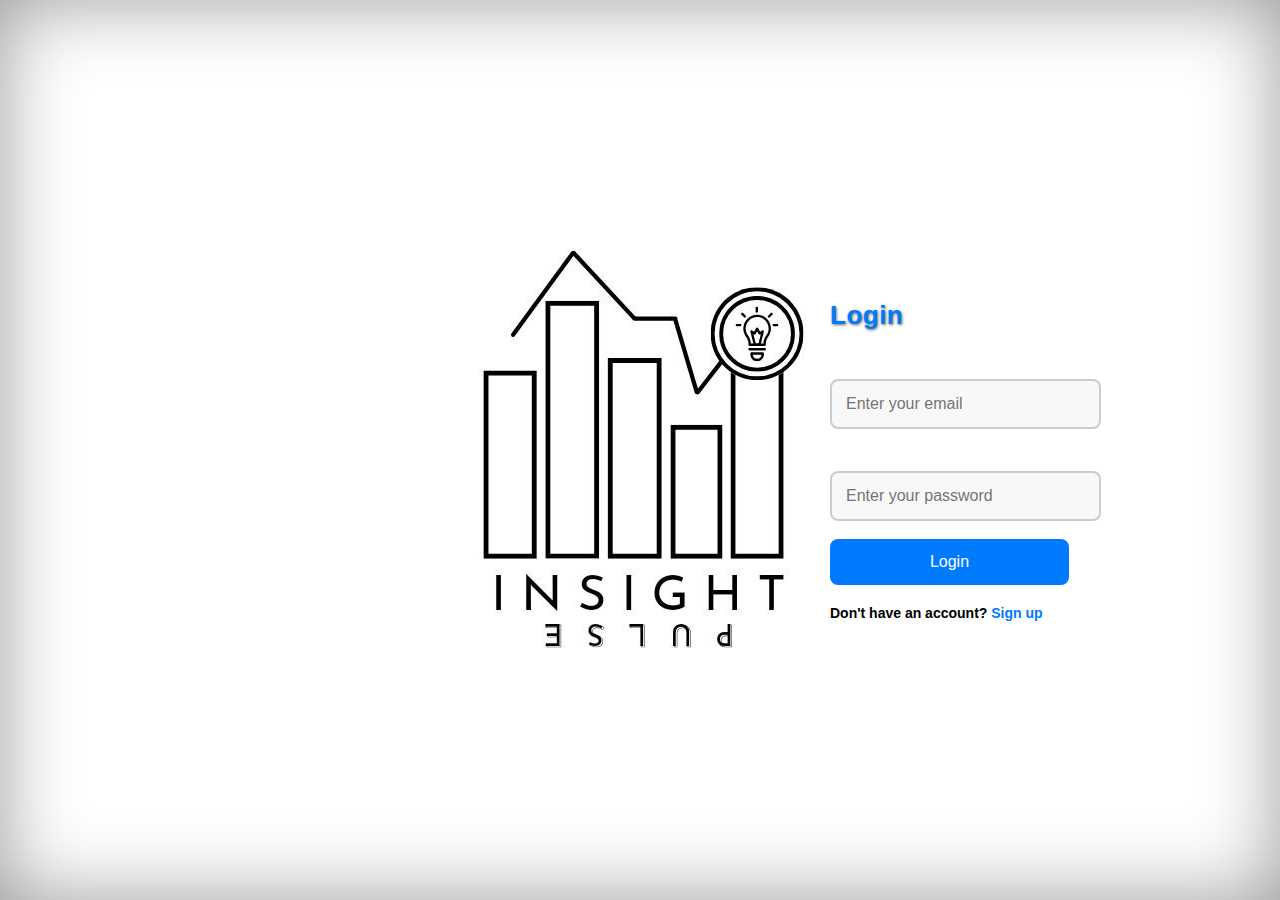
<file: index.html>
<!DOCTYPE html>
<html lang="en">
<head>
    <meta charset="UTF-8">
    <meta name="viewport" content="width=device-width, initial-scale=1.0">
    <title>Login</title>
    <link rel="stylesheet" href="Login.css">
</head>
<body>
    <div class="container">
        <div class="left-container">
            <div class="login-container">
                <h2>Login</h2>
                <form id="loginForm">
                    <div class="input-group">
                        <label for="email">Email</label>
                        <input type="email" id="email" placeholder="Enter your email" required />
                    </div>
                    <div class="input-group">
                        <label for="password">Password</label>
                        <input type="password" id="password" placeholder="Enter your password" required />
                    </div>
                    <button type="submit" class="btn">Login</button>
                </form>
                <div class="signup-link">
                    <span>Don't have an account? <a href="Signup.html">Sign up</a></span>
                </div>
            </div>
        </div>
    </div>
    
    <script src="Login.js"></script>
</body>
</html>
</file>
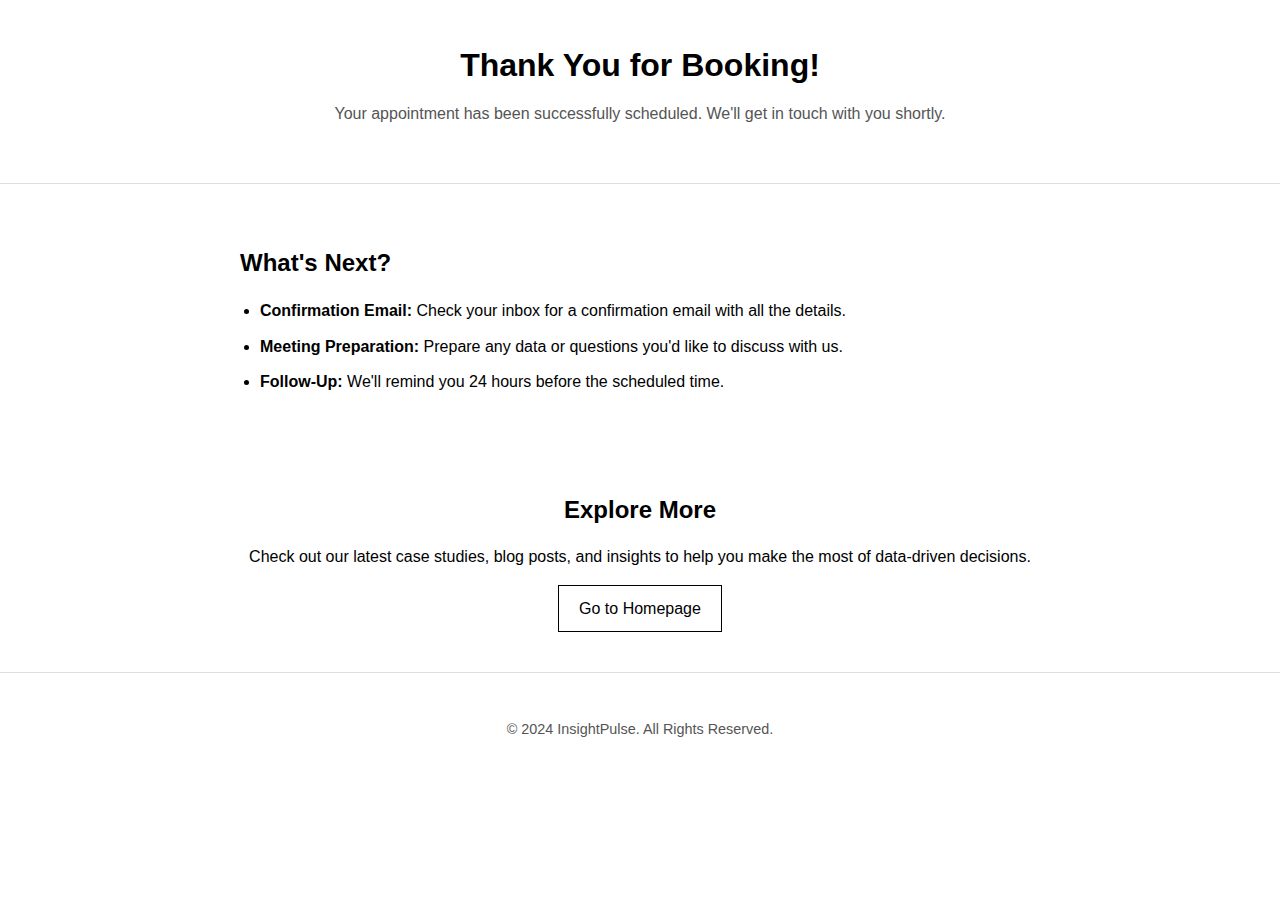
<file: BookingConfirmation.html>
<!DOCTYPE html>
<html lang="en">
<head>
    <meta charset="UTF-8">
    <meta name="viewport" content="width=device-width, initial-scale=1.0">
    <title>Booking Confirmed</title>
    <link rel="stylesheet" href="BookingConfirmation.css">
</head>
<body>
    <header class="confirmation-header">
        <div class="container">
            <h1>Thank You for Booking!</h1>
            <p>Your appointment has been successfully scheduled. We'll get in touch with you shortly.</p>
        </div>
    </header>

    <section class="next-steps">
        <div class="container">
            <h2>What's Next?</h2>
            <ul>
                <li><strong>Confirmation Email:</strong> Check your inbox for a confirmation email with all the details.</li>
                <li><strong>Meeting Preparation:</strong> Prepare any data or questions you'd like to discuss with us.</li>
                <li><strong>Follow-Up:</strong> We'll remind you 24 hours before the scheduled time.</li>
            </ul>
            <script src="BookingConfirmation.js"></script>
        </div>
    </section>

    <section class="explore-more">
        <div class="container">
            <h2>Explore More</h2>
            <p>Check out our latest case studies, blog posts, and insights to help you make the most of data-driven decisions.</p>
            <a href="Home.html" class="btn">Go to Homepage</a>
        </div>
    </section>

    <footer class="footer">
        <div class="container">
            <p>&copy; 2024 InsightPulse. All Rights Reserved.</p>
        </div>
    </footer>
</body>
</html>
</file>
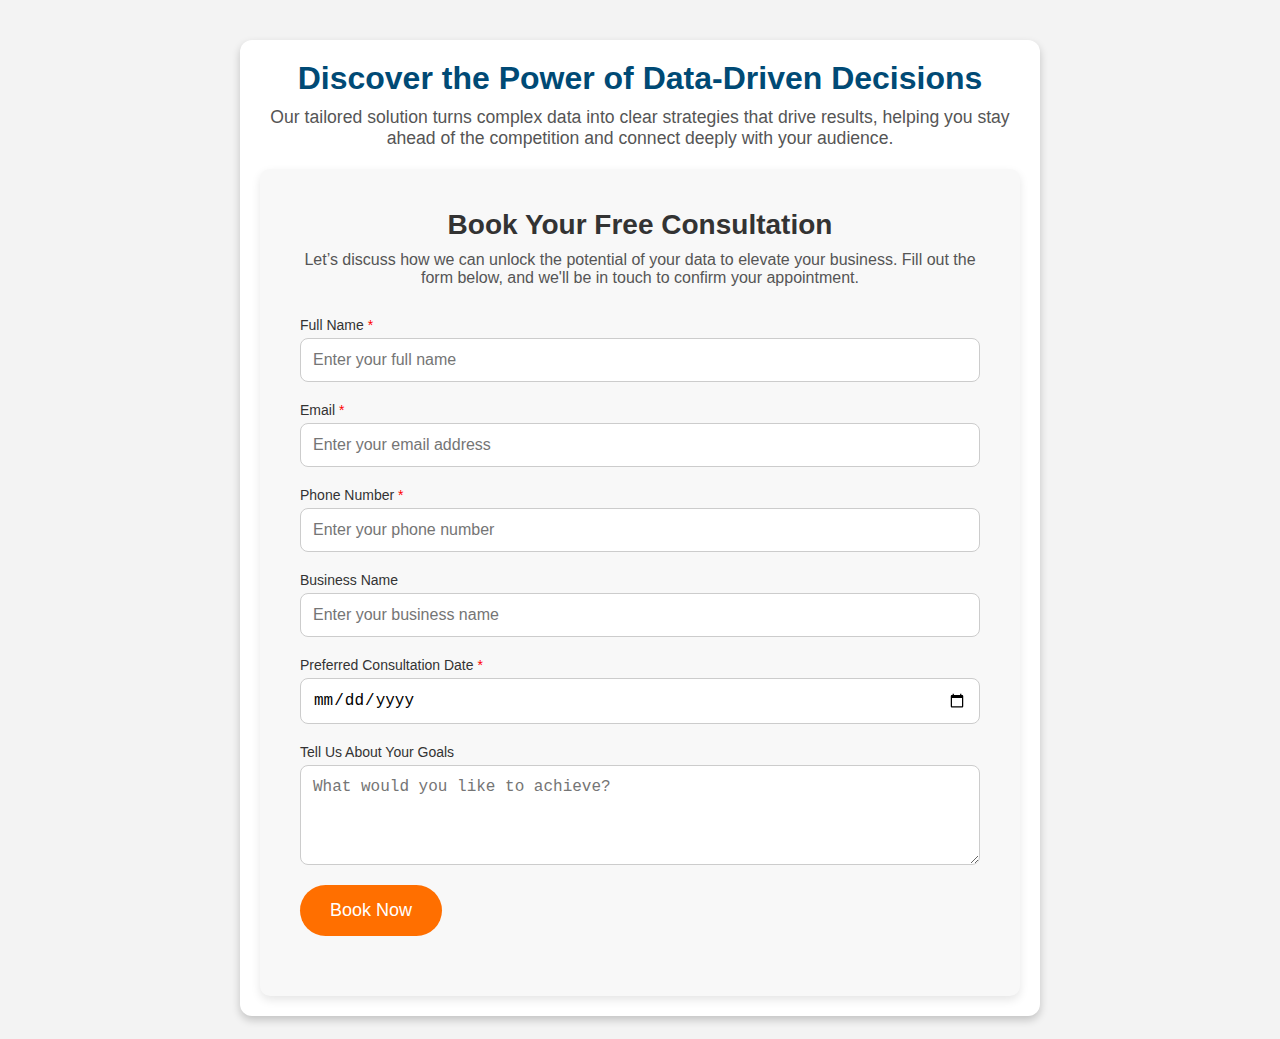
<file: GetStartedBooking.html>
<!DOCTYPE html>
<html lang="en">
<head>
    <meta charset="UTF-8">
    <meta name="viewport" content="width=device-width, initial-scale=1.0">
    <title>Book a Consultation</title>
    <link rel="stylesheet" href="GetStartedBooking.css"> 
</head>
<body>

    <div class="container">
        <!-- Introduction Section -->
        <div class="intro">
            <h1>Discover the Power of Data-Driven Decisions</h1>
            <p>Our tailored solution turns complex data into clear strategies that drive results, helping you stay ahead of the competition and connect deeply with your audience.</p>
        </div>

       <!-- Booking Form Section -->
<div class="form-section">
    <h2>Book Your Free Consultation</h2>
    <p>Let’s discuss how we can unlock the potential of your data to elevate your business. Fill out the form below, and we'll be in touch to confirm your appointment.</p>
    
    <form action="/submit-booking" method="post" id="bookingForm">
        <div class="form-group">
            <label for="name">Full Name <span class="required">*</span></label>
            <input type="text" id="name" name="name" required placeholder="Enter your full name">
        </div>
        
        <div class="form-group">
            <label for="email">Email <span class="required">*</span></label>
            <input type="email" id="email" name="email" required placeholder="Enter your email address">
        </div>
        
        <div class="form-group">
            <label for="phone">Phone Number <span class="required">*</span></label>
            <input type="tel" id="phone" name="phone" required placeholder="Enter your phone number">
        </div>
        
        <div class="form-group">
            <label for="business">Business Name</label>
            <input type="text" id="business" name="business" placeholder="Enter your business name">
        </div>
        
        <div class="form-group">
            <label for="date">Preferred Consultation Date <span class="required">*</span></label>
            <input type="date" id="date" name="date" required>
        </div>
        
        <div class="form-group">
            <label for="message">Tell Us About Your Goals</label>
            <textarea id="message" name="message" rows="4" placeholder="What would you like to achieve?"></textarea>
        </div>
        
        <div class="form-group">
            <button type="button" class="cta-button" id="bookNowButton">Book Now</button>
        </div>
    
        <!-- Link to external JavaScript file -->
        <script src="BookingConfirmation.js"></script>
    </form>
</div>
</div>

</body>
</html>
</file>
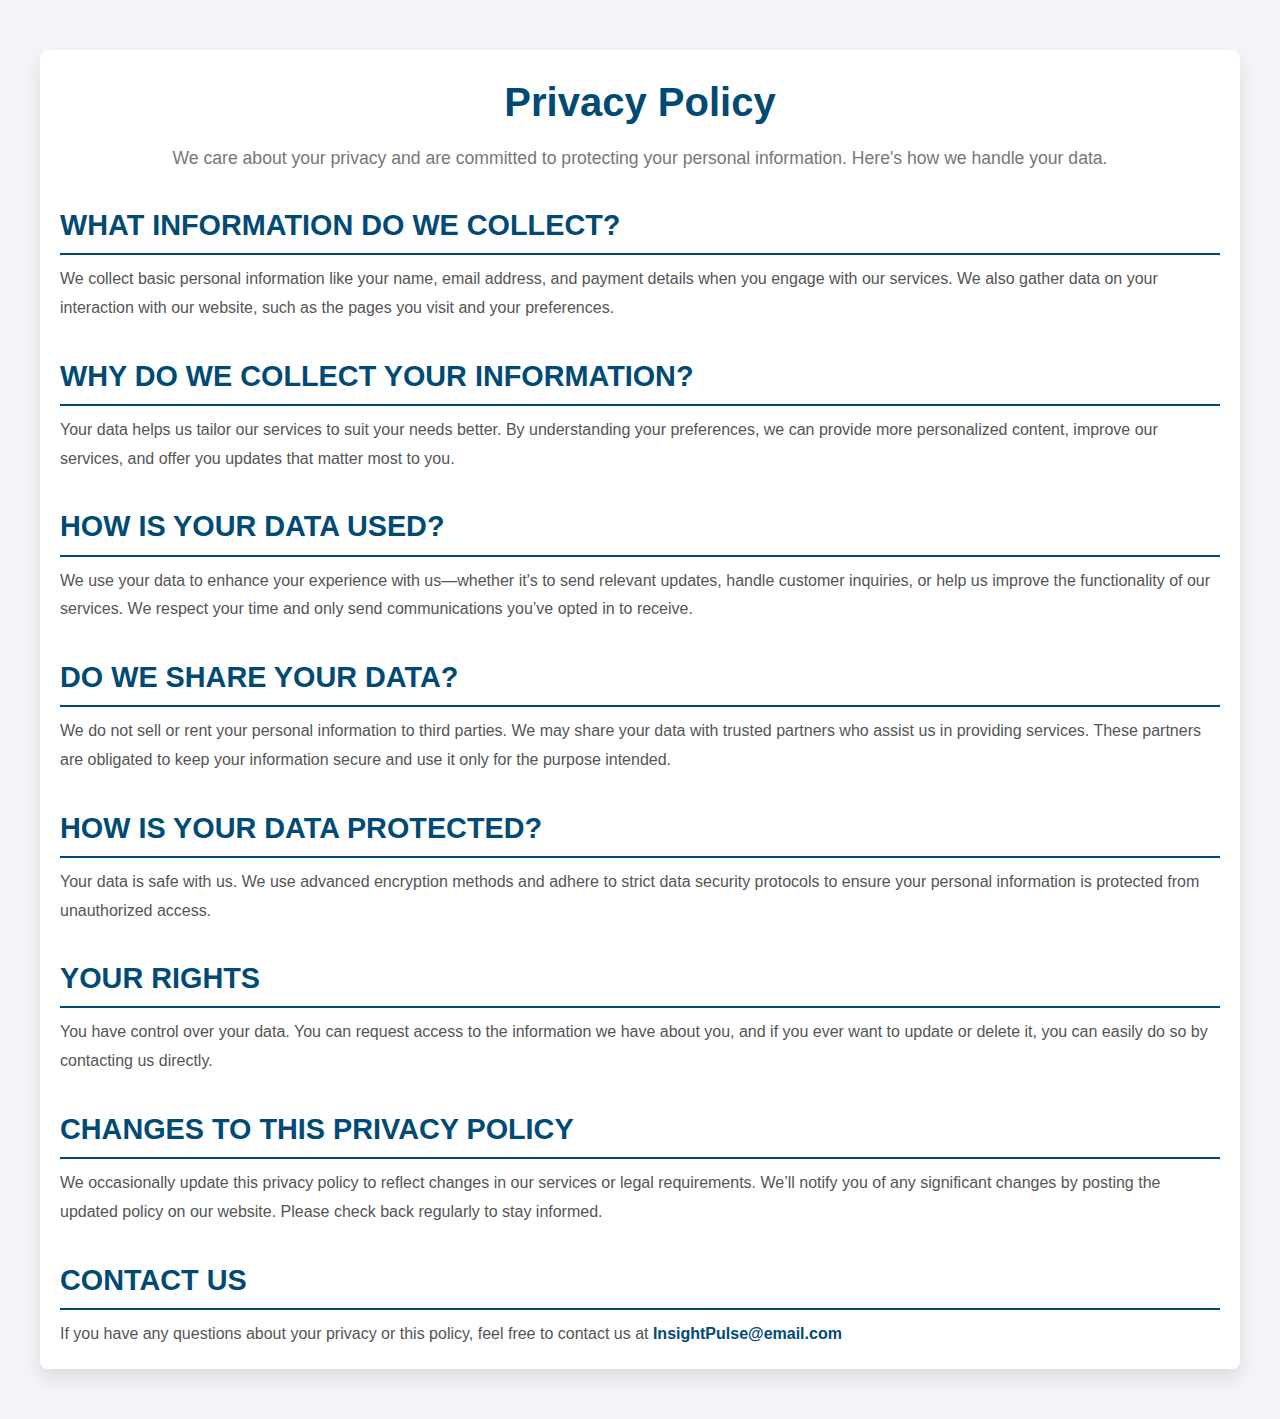
<file: HomePrivacy.html>
<!DOCTYPE html>
<html lang="en">
<head>
    <meta charset="UTF-8">
    <meta name="viewport" content="width=device-width, initial-scale=1.0">
    <title>Privacy Policy</title>
    <link rel="stylesheet" href="HomePrivacy.css">
</head>
<body>

    <div class="container">
        <header>
            <h1>Privacy Policy</h1>
            <p>We care about your privacy and are committed to protecting your personal information. Here's how we handle your data.</p>
        </header>

        <section class="policy-content">
            <h2>What Information Do We Collect?</h2>
            <p>We collect basic personal information like your name, email address, and payment details when you engage with our services. We also gather data on your interaction with our website, such as the pages you visit and your preferences.</p>

            <h2>Why Do We Collect Your Information?</h2>
            <p>Your data helps us tailor our services to suit your needs better. By understanding your preferences, we can provide more personalized content, improve our services, and offer you updates that matter most to you.</p>

            <h2>How Is Your Data Used?</h2>
            <p>We use your data to enhance your experience with us—whether it's to send relevant updates, handle customer inquiries, or help us improve the functionality of our services. We respect your time and only send communications you’ve opted in to receive.</p>

            <h2>Do We Share Your Data?</h2>
            <p>We do not sell or rent your personal information to third parties. We may share your data with trusted partners who assist us in providing services. These partners are obligated to keep your information secure and use it only for the purpose intended.</p>

            <h2>How Is Your Data Protected?</h2>
            <p>Your data is safe with us. We use advanced encryption methods and adhere to strict data security protocols to ensure your personal information is protected from unauthorized access.</p>

            <h2>Your Rights</h2>
            <p>You have control over your data. You can request access to the information we have about you, and if you ever want to update or delete it, you can easily do so by contacting us directly.</p>

            <h2>Changes to This Privacy Policy</h2>
            <p>We occasionally update this privacy policy to reflect changes in our services or legal requirements. We’ll notify you of any significant changes by posting the updated policy on our website. Please check back regularly to stay informed.</p>

            <h2>Contact Us</h2>
            <p>If you have any questions about your privacy or this policy, feel free to contact us at <a href="mailto:InsightPulse@email.com">InsightPulse@email.com</a></p>
        </section>
    </div>

</body>
</html>
</file>
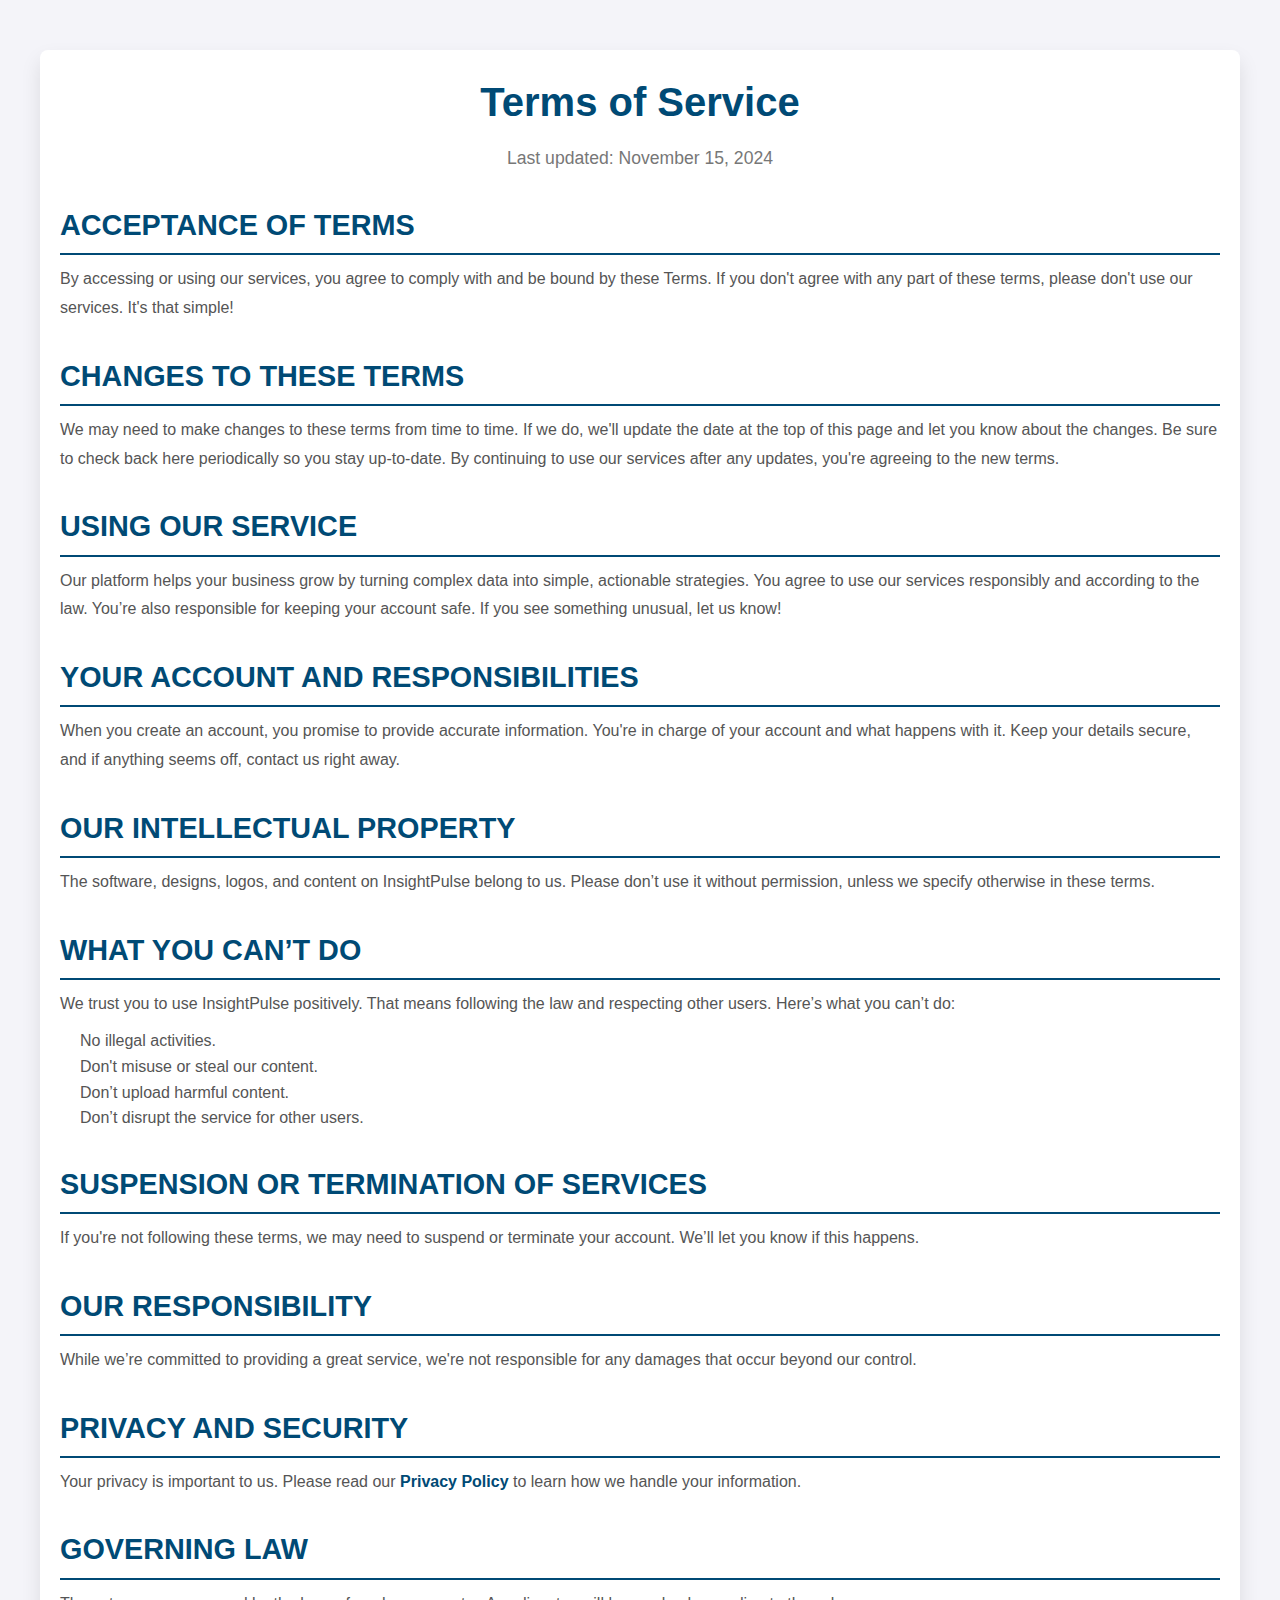
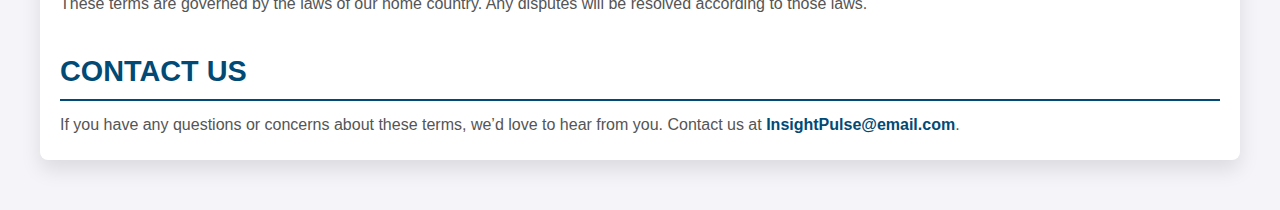
<file: HomeTerms.html>
<!DOCTYPE html>
<html lang="en">
<head>
    <meta charset="UTF-8">
    <meta name="viewport" content="width=device-width, initial-scale=1.0">
    <title>Terms of Service - InsightPulse</title>
    <link rel="stylesheet" href="HomeTerms.css">
</head>
<body>
    <div class="terms-container">
        <header class="header">
            <h1>Terms of Service</h1>
            <p>Last updated: November 15, 2024</p>
        </header>

        <section class="content">
            <h2>Acceptance of Terms</h2>
            <p>By accessing or using our services, you agree to comply with and be bound by these Terms. If you don't agree with any part of these terms, please don't use our services. It's that simple!</p>

            <h2>Changes to These Terms</h2>
            <p>We may need to make changes to these terms from time to time. If we do, we'll update the date at the top of this page and let you know about the changes. Be sure to check back here periodically so you stay up-to-date. By continuing to use our services after any updates, you're agreeing to the new terms.</p>

            <h2>Using Our Service</h2>
            <p>Our platform helps your business grow by turning complex data into simple, actionable strategies. You agree to use our services responsibly and according to the law. You’re also responsible for keeping your account safe. If you see something unusual, let us know!</p>

            <h2>Your Account and Responsibilities</h2>
            <p>When you create an account, you promise to provide accurate information. You're in charge of your account and what happens with it. Keep your details secure, and if anything seems off, contact us right away.</p>

            <h2>Our Intellectual Property</h2>
            <p>The software, designs, logos, and content on InsightPulse belong to us. Please don’t use it without permission, unless we specify otherwise in these terms.</p>

            <h2>What You Can’t Do</h2>
            <p>We trust you to use InsightPulse positively. That means following the law and respecting other users. Here’s what you can’t do:</p>
            <ul>
                <li>No illegal activities.</li>
                <li>Don't misuse or steal our content.</li>
                <li>Don’t upload harmful content.</li>
                <li>Don’t disrupt the service for other users.</li>
            </ul>
            <h2>Suspension or Termination of Services</h2>
            <p>If you're not following these terms, we may need to suspend or terminate your account. We’ll let you know if this happens.</p>

            <h2>Our Responsibility</h2>
            <p>While we’re committed to providing a great service, we're not responsible for any damages that occur beyond our control.</p>

            <h2>Privacy and Security</h2>
            <p>Your privacy is important to us. Please read our <a href="HomePrivacy.html">Privacy Policy</a> to learn how we handle your information.</p>

            <h2>Governing Law</h2>
            <p>These terms are governed by the laws of our home country. Any disputes will be resolved according to those laws.</p>

            <h2> Contact Us</h2>
            <p>If you have any questions or concerns about these terms, we’d love to hear from you. Contact us at <a href="mailto:InsightPulse@email.com">InsightPulse@email.com</a>.</p>
        </section>
    </div>

</body>
</html>
</file>
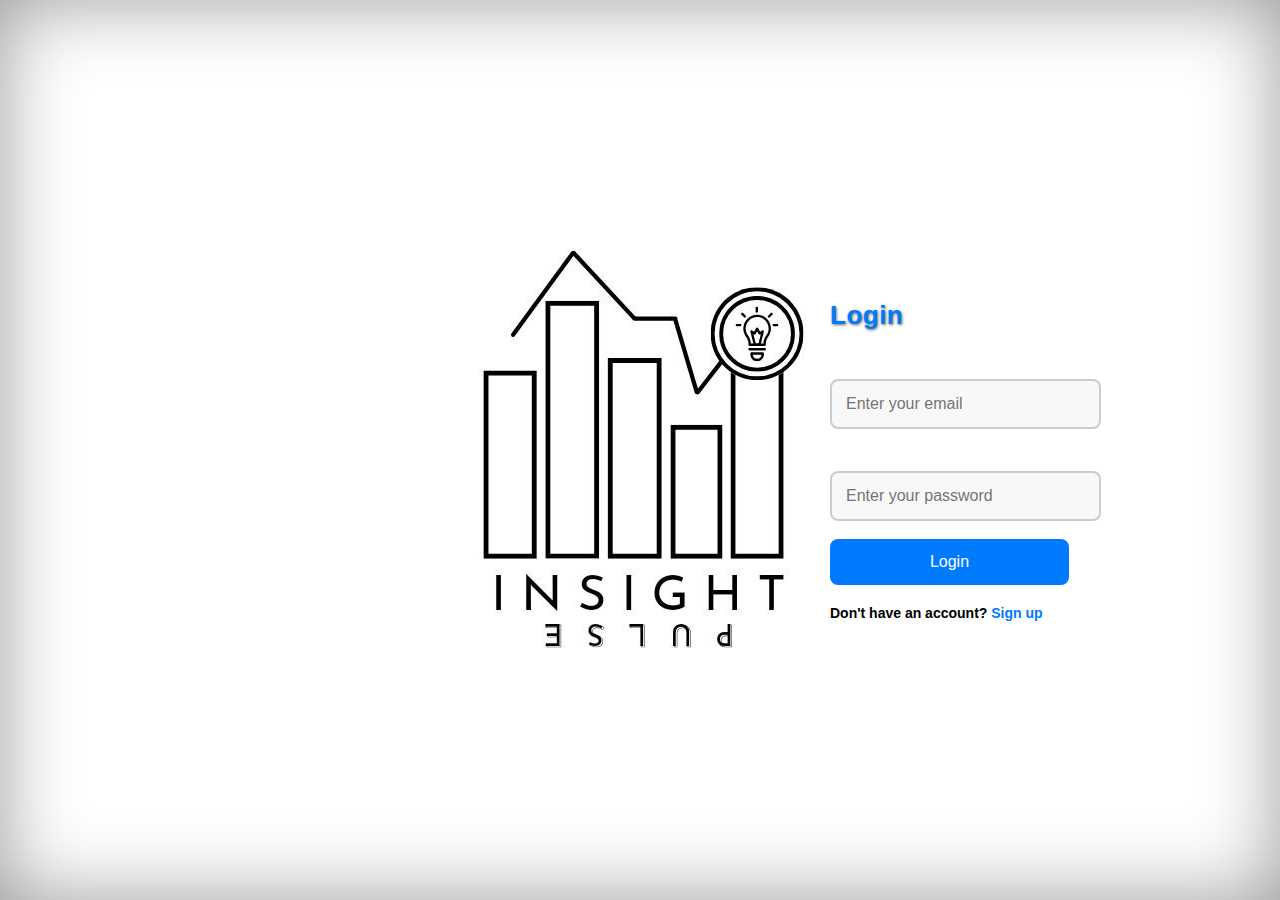
<file: login.html>
<!DOCTYPE html>
<html lang="en">
<head>
    <meta charset="UTF-8">
    <meta name="viewport" content="width=device-width, initial-scale=1.0">
    <title>Login</title>
    <link rel="stylesheet" href="Login.css">
</head>
<body>
    <div class="container">
        <div class="left-container">
            <div class="login-container">
                <h2>Login</h2>
                <form id="loginForm">
                    <div class="input-group">
                        <label for="email">Email</label>
                        <input type="email" id="email" placeholder="Enter your email" required />
                    </div>
                    <div class="input-group">
                        <label for="password">Password</label>
                        <input type="password" id="password" placeholder="Enter your password" required />
                    </div>
                    <button type="submit" class="btn">Login</button>
                </form>
                <div class="signup-link">
                    <span>Don't have an account? <a href="Signup.html">Sign up</a></span>
                </div>
            </div>
        </div>
    </div>
    <script src="Login.js"></script>
</body>
</html>
</file>
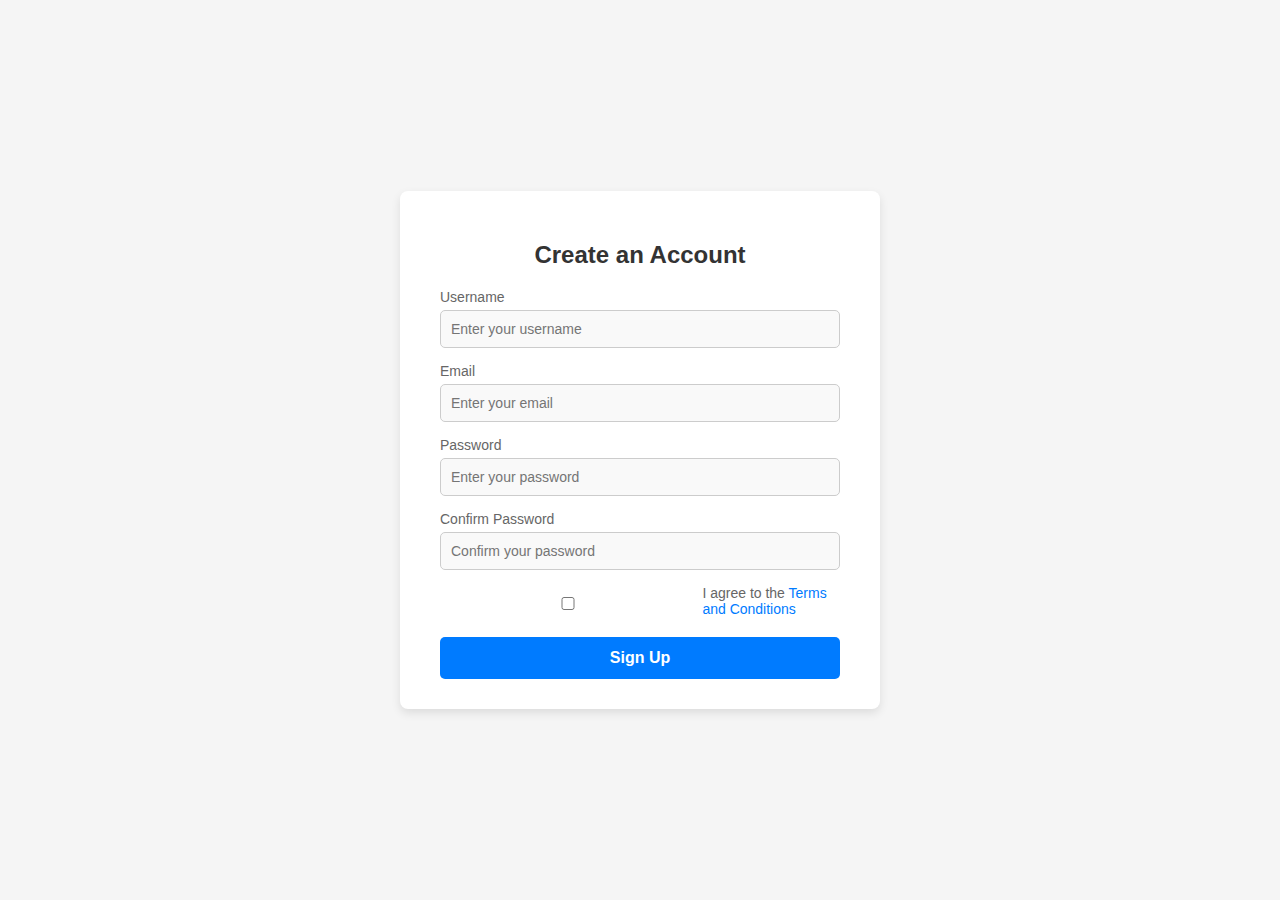
<file: Signup.html>
<!DOCTYPE html>
<html lang="en">
<head>
    <meta charset="UTF-8">
    <meta name="viewport" content="width=device-width, initial-scale=1.0">
    <title>Signup</title>
    <link rel="stylesheet" href="Signup.css">
</head>
<body>
    <div class="container">
        <h2>Create an Account</h2>
        <form onsubmit="event.preventDefault(); signup();">
            <div class="input-group">
                <label for="username">Username</label>
                <input type="text" id="username" placeholder="Enter your username" required>
            </div>
            <div class="input-group">
                <label for="email">Email</label>
                <input type="email" id="email" placeholder="Enter your email" required>
            </div>
            <div class="input-group">
                <label for="password">Password</label>
                <input type="password" id="password" placeholder="Enter your password" required>
            </div>
            <div class="input-group">
                <label for="confirm-password">Confirm Password</label>
                <input type="password" id="confirm-password" placeholder="Confirm your password" required>
            </div>
            <div class="input-group checkbox">
                <input type="checkbox" id="terms" required>
                <label for="terms">
                    I agree to the <a href="terms.html" target="_blank">Terms and Conditions</a>
                </label>
            </div>
            <button type="submit" class="btn">Sign Up</button>
        </form>
    </div>
    <script src="Signup.js"></script>
</body>
</html>
</file>
<file: Login.css>
/* General Styles */
body, html {
    margin: 0;
    padding: 0;
    height: 100%;
    font-family: 'Roboto', sans-serif;
    color: #333;
    box-sizing: border-box;
    overflow: hidden;
}

.container {
    display: flex;
    height: 100vh;
    overflow: hidden;
}

/* Left Container: Full-Screen Background Image */
.left-container {
    flex: 1; 
    background-image: url('IMG_6890.JPG');
    background-size: auto;
    background-position: center;
    background-repeat: no-repeat;
    position: relative;
    box-shadow: inset 0 0 80px rgba(0, 0, 0, 0.4);
    display: flex;
    align-items: center;
    justify-content: flex-end;
    padding: 0 50px;
    height: 100%;
}
/* Login Form Styles */
.login-container {
    width: 100%;
    max-width: 380px;
    background: none;
    padding: 20px;
    box-shadow: none;
    display: flex;
    flex-direction: column;
    align-items: flex-start;
    animation: slideInLeft 1.5s ease-out;
}

/* Heading */
h2 {
    text-align: left;
    font-size: 26px;
    color: #007BFF;
    font-weight: bold;
    margin-bottom: 24px;
    font-weight: 600;
    letter-spacing: 0.5px;
    text-shadow: 1px 1px 3px #666;
}

/* Input Styles */
.input-group {
    width: 100%;
    margin-bottom: 18px;
}

.input-group label {
    display: block;
    font-weight: 600;
    color: #ffffff;
    font-weight: bold;
    margin-bottom: 8px;
    font-size: 14px;
}

.input-group input {
    width: 100%;
    padding: 14px;
    font-size: 16px;
    border: 2px solid #ccc;
    border-radius: 8px;
    background-color: #f8f8f8;
    transition: border-color 0.3s, box-shadow 0.3s;
}

.input-group input:focus {
    border-color: #007BFF;
    box-shadow: 0 0 8px rgba(0, 123, 255, 0.4);
}

/* Button Styles */
.btn {
    width: 100%;
    padding: 14px;
    background-color: #007BFF;
    color: #ffffff;
    border: none;
    border-radius: 8px;
    font-size: 16px;
    cursor: pointer;
    transition: background-color 0.3s, transform 0.2s;
}

.btn:hover {
    background-color: #0056b3;
    transform: scale(1.05);
}

/* Signup Link */
.signup-link {
    margin-top: 20px;
    text-align: left;
    color: #000000;
    text-shadow: rgb(0, 0, 0);
    font-weight: bold;
    font-size: 14px;
}

.signup-link a {
    color: #007bff;
    text-shadow: #007bff;
    font-weight: bold;
    text-decoration: none;
    transition: color 0.3s;
}

.signup-link a:hover {
    color: #007bff;
    text-decoration: underline;
}

/* Responsive Design */
@media (max-width: 1024px) {
    .container {
        flex-direction: column;
    }

    .left-container {
        justify-content: center;
        align-items: center;
        padding: 40px;
    }

    .login-container {
        width: 90%;
        max-width: 450px;
    }
}
@media (max-width: 768px) {
    .container {
        flex-direction: column;
    }

    .left-container {
        justify-content: center;
        align-items: center;
        padding: 30px;
    }

    .login-container {
        width: 90%;
        max-width: 100%;
        padding: 15px;
    }

    h2 {
        text-align: center;
        font-size: 24px;
    }

    .signup-link {
        text-align: center;
        font-size: 16px;
    }
}
@media (max-width: 480px) {
    .left-container {
        padding: 20px;
    }

    .login-container {
        padding: 10px;
    }

    h2 {
        font-size: 22px;
    }

    .signup-link {
        font-size: 14px;
    }
}
</file>
<file: BookingConfirmation.css>
/* General Styles */
body {
    font-family: Arial, sans-serif;
    margin: 0;
    padding: 0;
    line-height: 1.6;
    color: #000;
    background-color: #fff;
}

/* Container */
.container {
    width: 90%;
    max-width: 800px;
    margin: 0 auto;
    padding: 20px;
}

/* Header Section */
.confirmation-header {
    text-align: center;
    padding: 20px 0;
    border-bottom: 1px solid #ddd;
}

.confirmation-header h1 {
    margin: 0;
    font-size: 2em;
}

.confirmation-header p {
    margin-top: 10px;
    font-size: 1em;
    color: #555;
}

/* Next Steps Section */
.next-steps {
    margin: 20px 0;
}

.next-steps h2 {
    font-size: 1.5em;
    margin-bottom: 10px;
}

.next-steps ul {
    list-style-type: disc;
    padding-left: 20px;
}

.next-steps li {
    margin: 10px 0;
}

/* Explore More Section */
.explore-more {
    text-align: center;
    margin: 20px 0;
}

.explore-more h2 {
    font-size: 1.5em;
    margin-bottom: 10px;
}

.explore-more p {
    margin: 15px 0;
}

.explore-more .btn {
    display: inline-block;
    padding: 10px 20px;
    border: 1px solid #000;
    background-color: transparent;
    color: #000;
    text-decoration: none;
    font-size: 1em;
    transition: background-color 0.3s, color 0.3s;
}

.explore-more .btn:hover {
    background-color: #000;
    color: #fff;
}

/* Footer Section */
.footer {
    text-align: center;
    padding: 10px 0;
    border-top: 1px solid #ddd;
    font-size: 0.9em;
    color: #555;
}

/* Responsive Design */
@media (max-width: 1024px) {
    .container {
        width: 95%;
        padding: 15px;
    }

    .confirmation-header h1 {
        font-size: 1.8em;
    }

    .confirmation-header p {
        font-size: 0.95em;
    }

    .next-steps h2 {
        font-size: 1.3em;
    }

    .next-steps li {
        font-size: 0.95em;
    }

    .explore-more h2 {
        font-size: 1.3em;
    }

    .explore-more .btn {
        padding: 8px 16px;
        font-size: 0.95em;
    }

    .footer {
        font-size: 0.85em;
    }
}

@media (max-width: 768px) {
    .confirmation-header h1 {
        font-size: 1.6em;
    }

    .confirmation-header p {
        font-size: 0.9em;
    }

    .next-steps h2 {
        font-size: 1.2em;
    }

    .next-steps li {
        font-size: 0.9em;
    }

    .explore-more h2 {
        font-size: 1.2em;
    }

    .explore-more p {
        font-size: 1em;
    }

    .explore-more .btn {
        padding: 8px 16px;
        font-size: 1em;
    }

    .footer {
        font-size: 0.8em;
    }
}

@media (max-width: 480px) {
    .container {
        width: 100%;
        padding: 10px;
    }

    .confirmation-header h1 {
        font-size: 1.4em;
    }

    .confirmation-header p {
        font-size: 0.85em;
    }

    .next-steps h2 {
        font-size: 1.1em;
    }

    .next-steps li {
        font-size: 0.85em;
    }

    .explore-more h2 {
        font-size: 1.1em;
    }

    .explore-more p {
        font-size: 0.95em;
    }

    .explore-more .btn {
        padding: 8px 16px;
        font-size: 1em;
    }

    .footer {
        font-size: 0.75em;
    }
}
</file>
<file: Signup.css>
/* General Page Styles */
body {
    margin: 0;
    padding: 0;
    font-family: 'Arial', sans-serif;
    background-color: #f5f5f5; 
    display: flex;
    justify-content: center;
    align-items: center;
    height: 100vh;
}

/* Signup Form Container */
.container {
    background: #ffffff;
    border-radius: 8px;
    padding: 30px 40px;
    box-shadow: 0 4px 10px rgba(0, 0, 0, 0.1);
    max-width: 400px;
    width: 100%;
}

/* Form Heading */
.container h2 {
    font-size: 24px;
    text-align: center;
    color: #333333;
    margin-bottom: 20px;
    font-weight: bold;
}

/* Input Fields */
.input-group {
    margin-bottom: 15px;
}

.input-group label {
    display: block;
    font-size: 14px;
    color: #666666;
    margin-bottom: 5px;
    font-weight: 500;
}

.input-group input {
    width: 100%;
    padding: 10px;
    font-size: 14px;
    border: 1px solid #cccccc;
    border-radius: 5px;
    box-sizing: border-box;
    background-color: #f9f9f9;
    transition: border-color 0.3s ease;
}

.input-group input:focus {
    border-color: #007bff;
    outline: none;
    background-color: #ffffff;
}

/* Terms Checkbox */
.input-group.checkbox {
    display: flex;
    align-items: center;
    font-size: 14px;
    color: #666666;
}

.input-group.checkbox input {
    margin-right: 10px;
}

.input-group.checkbox a {
    color: #007bff;
    text-decoration: none;
}

.input-group.checkbox a:hover {
    text-decoration: underline;
}

/* Submit Button */
.btn {
    width: 100%;
    padding: 12px;
    font-size: 16px;
    font-weight: bold;
    color: #ffffff;
    background-color: #007bff;
    border: none;
    border-radius: 5px;
    cursor: pointer;
    transition: background-color 0.3s ease;
}

.btn:hover {
    background-color: #0056b3;
}

/* Responsive Design */
@media (max-width: 768px) {
    .container {
        padding: 20px 30px;
    }

    .container h2 {
        font-size: 20px;
    }
}
</file>
<file: GetStartedBooking.css>
/* Basic Reset */
* {
    margin: 0;
    padding: 0;
    box-sizing: border-box;
}

body {
    font-family: Arial, sans-serif;
    background-color: #f3f3f3;
    color: #333;
    display: flex;
    justify-content: center;
    padding-top: 20px;
    padding-bottom: 20px;
    min-height: 100vh;
}

.container {
    width: 90%;
    max-width: 800px;
    background-color: #fff;
    padding: 20px;
    border-radius: 12px; 
    box-shadow: 0 4px 8px rgba(0, 0, 0, 0.2);
    margin-top: 20px; 
}

.intro {
    text-align: center;
    margin-bottom: 20px;
}

.intro h1 {
    color: #004a75;
    font-size: 2rem;
}

.intro p {
    font-size: 1.1rem;
    color: #555;
    margin-top: 10px;
}

/* Form Section Styles */
.form-section {
    background-color: #f8f8f8;
    padding: 40px;
    text-align: center;
    border-radius: 10px;
    box-shadow: 0 4px 10px rgba(0, 0, 0, 0.1);
    max-width: 800px;
    margin: 0 auto;
}

.form-section h2 {
    font-size: 28px;
    margin-bottom: 10px;
}

.form-section p {
    font-size: 16px;
    margin-bottom: 30px;
    color: #555;
}

/* Form Group Styles */
.form-group {
    margin-bottom: 20px;
    text-align: left;
    display: flex;
    flex-direction: column;
    align-items: flex-start;
}

.form-group label {
    font-size: 14px;
    margin-bottom: 5px;
}

.required {
    color: red;
}

.form-group input, .form-group textarea {
    width: 100%;
    padding: 12px;
    border: 1px solid #ccc;
    border-radius: 8px;
    font-size: 16px;
    outline: none;
    transition: border-color 0.3s;
}

.form-group input:focus, .form-group textarea:focus {
    border-color: #ff6f00;
}

.form-group textarea {
    resize: vertical;
    min-height: 100px;
}

/* Button Styles */
.cta-button {
    background-color: #ff6f00;
    color: white;
    padding: 15px 30px;
    border: none;
    border-radius: 50px;
    font-size: 18px;
    cursor: pointer;
    transition: background-color 0.3s;
}

.cta-button:hover {
    background-color: #ff8a00;
}

/* Responsive Styles */
@media (max-width: 768px) {
    .form-section {
        padding: 20px;
    }

    .form-group input, .form-group textarea {
        font-size: 14px;
    }

    .cta-button {
        width: 100%;
        padding: 12px;
    }
}
</file>
<file: HomePrivacy.css>
/* Basic reset for the page */
* {
    margin: 0;
    padding: 0;
    box-sizing: border-box;
}

body {
    font-family: Arial, sans-serif;
    background-color: #f4f4f9;
    color: #333;
    line-height: 1.6;
}

.container {
    max-width: 1200px;
    margin: 50px auto;
    padding: 20px;
    background-color: #ffffff;
    border-radius: 8px;
    box-shadow: 0 10px 20px rgba(0, 0, 0, 0.1);
}

header {
    text-align: center;
    margin-bottom: 30px;
}

header h1 {
    font-size: 2.5rem;
    color: #004a75;
    margin-bottom: 10px;
}

header p {
    font-size: 1.1rem;
    color: #777;
}

.policy-content h2 {
    font-size: 1.8rem;
    color: #004a75;
    margin-top: 30px;
    text-transform: uppercase;
    border-bottom: 2px solid #004a75;
    padding-bottom: 5px;
}

.policy-content p {
    font-size: 1rem;
    color: #555;
    line-height: 1.8;
    margin-top: 10px;
}

.policy-content a {
    color: #004a75;
    text-decoration: none;
    font-weight: bold;
}

.policy-content a:hover {
    text-decoration: underline;
}

/* Responsive Design */
@media (max-width: 1024px) {
    .container {
        max-width: 90%; 
        padding: 20px;
    }

    header h1 {
        font-size: 2.2rem; 
    }

    .policy-content h2 {
        font-size: 1.7rem; 
    }

    .policy-content p {
        font-size: 1rem; 
    }
}

@media (max-width: 768px) {
    .container {
        max-width: 95%; 
        padding: 15px;
    }

    header h1 {
        font-size: 2rem; 
    }

    header p {
        font-size: 1rem; 
    }

    .policy-content h2 {
        font-size: 1.6rem; 
    }

    .policy-content p {
        font-size: 0.95rem;
    }
}

@media (max-width: 480px) {
    .container {
        max-width: 100%;
        padding: 10px; 
    }

    header h1 {
        font-size: 1.8rem; 
    }

    header p {
        font-size: 0.9rem; 
    }

    .policy-content h2 {
        font-size: 1.4rem; 
    }

    .policy-content p {
        font-size: 0.9rem; 
    }
}
</file>
<file: HomeTerms.css>
/* Basic reset for the page */
* {
    margin: 0;
    padding: 0;
    box-sizing: border-box;
}

body {
    font-family: Arial, sans-serif;
    background-color: #f4f4f9;
    color: #333;
    line-height: 1.6;
}

.terms-container {
    max-width: 1200px;
    margin: 50px auto;
    padding: 20px;
    background-color: #ffffff;
    border-radius: 8px;
    box-shadow: 0 10px 20px rgba(0, 0, 0, 0.1);
}

.header {
    text-align: center;
    margin-bottom: 30px;
}

.header h1 {
    font-size: 2.5rem;
    color: #004a75;
    margin-bottom: 10px;
}

.header p {
    font-size: 1.1rem;
    color: #777;
}

.content h2 {
    font-size: 1.8rem;
    color: #004a75;
    margin-top: 30px;
    text-transform: uppercase;
    border-bottom: 2px solid #004a75;
    padding-bottom: 5px;
}

.content p {
    font-size: 1rem;
    color: #555;
    line-height: 1.8;
    margin-top: 10px;
}

.content a {
    color: #004a75;
    text-decoration: none;
    font-weight: bold;
}

.content a:hover {
    text-decoration: underline;
}

ul {
    list-style: none;
    margin-top: 10px;
}

ul li {
    font-size: 1rem;
    color: #555;
    margin-left: 20px;
}

/* Responsive design */
@media (max-width: 1024px) {
    .terms-container {
        max-width: 90%; 
    }

    .header h1 {
        font-size: 2.2rem;
    }

    .content h2 {
        font-size: 1.7rem;
    }

    .content p {
        font-size: 1rem;
    }

    ul li {
        font-size: 1rem;
    }
}

@media (max-width: 768px) {
    .terms-container {
        max-width: 95%; 
        padding: 15px;  
    }

    .header h1 {
        font-size: 2rem; 
    }

    .header p {
        font-size: 1rem; 
    }

    .content h2 {
        font-size: 1.6rem;
    }

    .content p {
        font-size: 0.95rem; 
    }

    ul li {
        font-size: 0.95rem; 
    }
}

@media (max-width: 480px) {
    .terms-container {
        max-width: 100%; 
        padding: 10px; 
    }

    .header h1 {
        font-size: 1.8rem; 
    }

    .header p {
        font-size: 0.9rem; 
    }

    .content h2 {
        font-size: 1.4rem; 
    }

    .content p {
        font-size: 0.9rem; 
    }

    ul li {
        font-size: 0.9rem; 
    }
}
</file>
